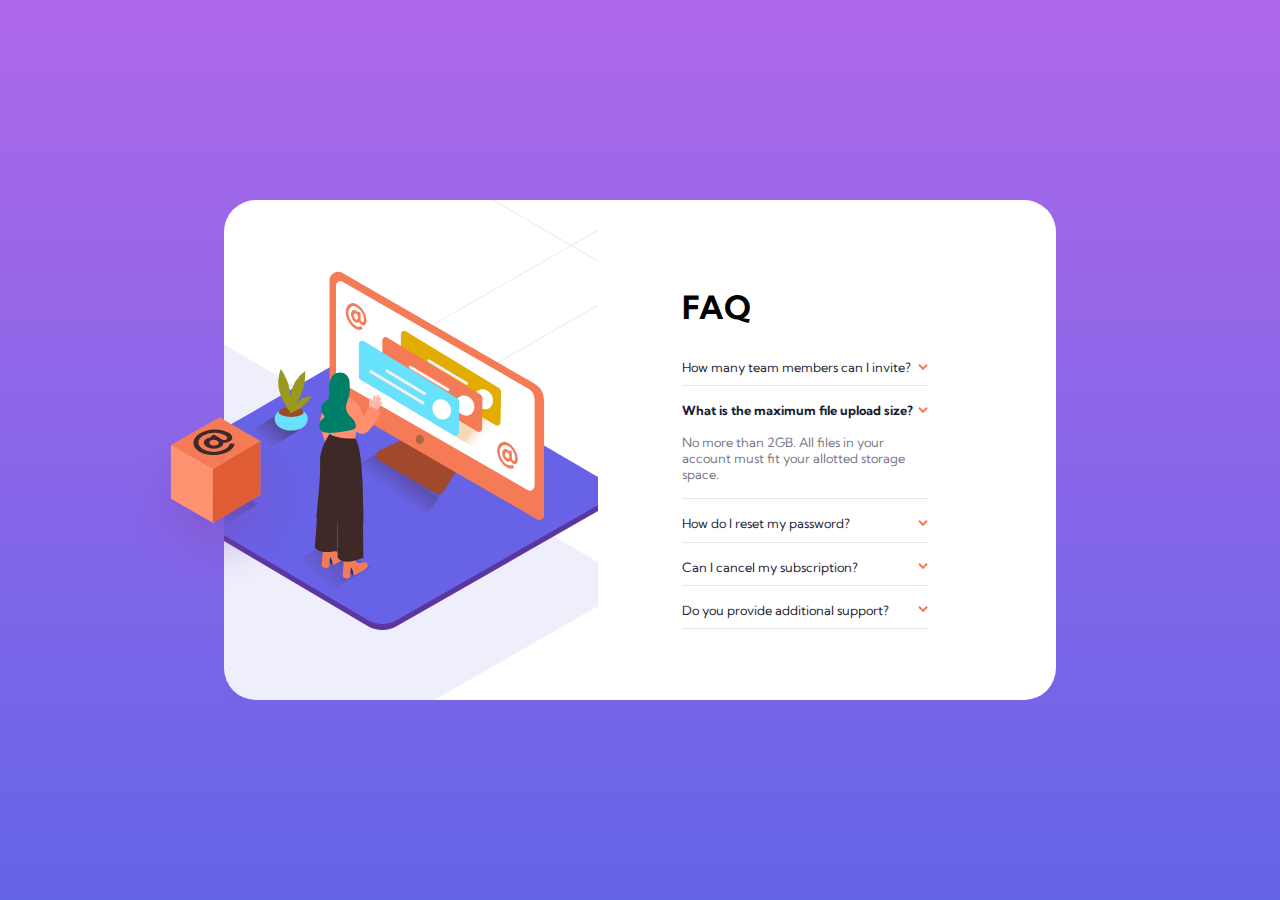
<file: faq-accordion-card-main/index.html>
<!DOCTYPE html>
<html lang="en">
  <head>
    <meta charset="UTF-8" />
    <meta name="viewport" content="width=device-width, initial-scale=1.0" />
    <!-- displays site properly based on user's device -->
    <link rel="preconnect" href="https://fonts.gstatic.com" />
    <link
      href="https://fonts.googleapis.com/css2?family=Kumbh+Sans:wght@400;700&display=swap"
      rel="stylesheet"
    />

    <link rel="stylesheet" href="./assets/css/styles.css" />
    <link
      rel="icon"
      type="image/png"
      sizes="32x32"
      href="./images/favicon-32x32.png"
    />

    <title>Frontend Mentor | FAQ Accordion Card</title>
  </head>
  <body>
    <div class="faq-card">
      <figure class="faq-mobile-woman-container">
        <img
          class="faq-mobile-woman"
          src="./assets/images/illustration-woman-online-mobile.svg"
          alt=""
        />
      </figure>
      <figure class="faq-desktop-woman-container">
        <img
          class="faq-desktop-woman"
          src="./assets/images/illustration-woman-online-desktop.svg"
          alt=""
        />
      </figure>
      <figure class="faq-desktop-box-container">
        <img
          class="faq-desktop-box"
          src="./assets/images/illustration-box-desktop.svg"
          alt=""
        />
      </figure>

      <div class="faq-content">
        <h1 class="faq-title">FAQ</h1>
        <div class="faq-questions">
          <div class="faq-question">
            <div class="container">
              <h3>How many team members can I invite?</h3>
              <img
                class="arrow"
                src="./assets/images/icon-arrow-down.svg"
                alt=""
              />
            </div>
            <div class="faq-answer">
              <p>
                You can invite up to 2 additional users on the Free plan. There
                is no limit on team members for the Premium plan.
              </p>
            </div>
          </div>
          <div class="faq-question active">
            <div class="container">
              <h3>What is the maximum file upload size?</h3>
              <img
                class="arrow"
                src="./assets/images/icon-arrow-down.svg"
                alt=""
              />
            </div>
            <div class="faq-answer">
              <p>
                No more than 2GB. All files in your account must fit your
                allotted storage space.
              </p>
            </div>
          </div>
          <div class="faq-question">
            <div class="container">
              <h3>How do I reset my password?</h3>
              <img
                class="arrow"
                src="./assets/images/icon-arrow-down.svg"
                alt=""
              />
            </div>
            <div class="faq-answer">
              <p>
                Click “Forgot password” from the login page or “Change password”
                from your profile page. A reset link will be emailed to you.
              </p>
            </div>
          </div>
          <div class="faq-question">
            <div class="container">
              <h3>Can I cancel my subscription?</h3>
              <img
                class="arrow"
                src="./assets/images/icon-arrow-down.svg"
                alt=""
              />
            </div>
            <div class="faq-answer">
              <p>
                Yes! Send us a message and we’ll process your request no
                questions asked.
              </p>
            </div>
          </div>
          <div class="faq-question">
            <div class="container">
              <h3>Do you provide additional support?</h3>
              <img
                class="arrow"
                src="./assets/images/icon-arrow-down.svg"
                alt=""
              />
            </div>
            <div class="faq-answer">
              <p>
                Chat and email support is available 24/7. Phone lines are open
                during normal business hours.
              </p>
            </div>
          </div>
        </div>
      </div>
    </div>

    <script src="./assets/js/script.js"></script>
  </body>
</html>
</file>
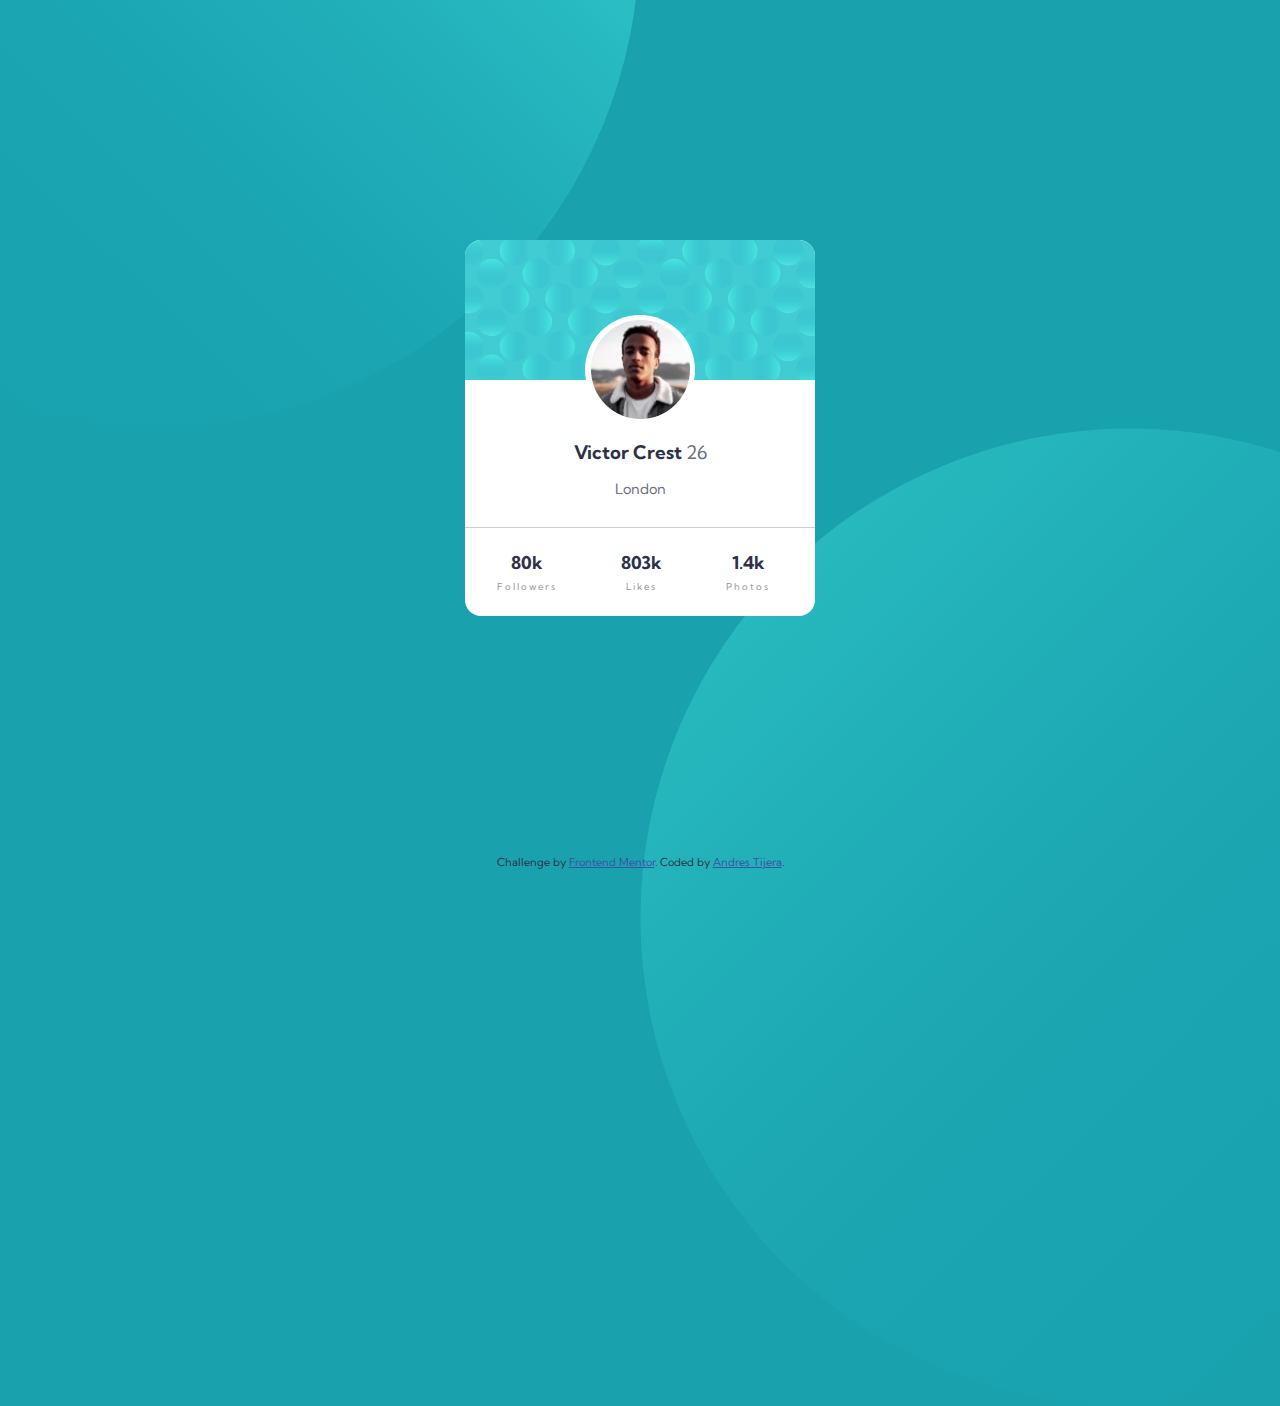
<file: profile-card-component-main/index.html>
<!DOCTYPE html>
<html lang="en">
  <head>
    <meta charset="UTF-8" />
    <meta name="viewport" content="width=device-width, initial-scale=1.0" />
    <!-- displays site properly based on user's device -->
    <link rel="preconnect" href="https://fonts.gstatic.com" />
    <link
      href="https://fonts.googleapis.com/css2?family=Kumbh+Sans:wght@400;700&display=swap"
      rel="stylesheet"
    />
    <link rel="stylesheet" href="./styles.css" />
    <link
      rel="icon"
      type="image/png"
      sizes="32x32"
      href="./images/favicon-32x32.png"
    />

    <title>Frontend Mentor | Profile card component</title>

    <!-- Feel free to remove these styles or customise in your own stylesheet 👍 -->
    <style>
      .attribution {
        font-size: 11px;
        text-align: center;
      }
      .attribution a {
        color: hsl(228, 45%, 44%);
      }
    </style>
  </head>
  <body>
    <div class="container">
      <img src="./images/bg-pattern-top.svg" alt="" class="bg-top" />
      <div class="card">
        <img
          class="bg-card-pattern"
          src="./images/bg-pattern-card.svg"
          alt=""
        />
        <div class="user">
          <div class="image-container">
            <img src="./images/image-victor.jpg" alt="Victor Crest" />
          </div>
          <div class="details">
            <h3>Victor Crest <span>26</span></h3>
            <h6>London</h6>
          </div>
        </div>
        <div class="media-info">
          <p>80k <span>Followers</span></p>
          <p>803k <span>Likes</span></p>
          <p>1.4k <span>Photos</span></p>
        </div>
      </div>
      <img src="./images/bg-pattern-bottom.svg" alt="" class="bg-bottom" />
    </div>

    <div class="attribution">
      Challenge by
      <a href="https://www.frontendmentor.io?ref=challenge" target="_blank"
        >Frontend Mentor</a
      >. Coded by <a href="#">Andres Tijera</a>.
    </div>
  </body>
</html>
</file>
<file: faq-accordion-card-main/assets/css/styles.css>
*,
*::after,
*::before {
  margin: 0;
  padding: 0;
  box-sizing: border-box;
}

body {
  background: linear-gradient(
    to bottom,
    hsl(273, 75%, 66%),
    hsl(240, 73%, 65%)
  );
  height: 100vh;
  display: flex;
  justify-content: center;
  align-items: center;
  font-family: "Kumbh Sans", sans-serif;
}

h3 {
  color: hsl(238, 29%, 16%);
  font-size: 0.8rem;
  font-weight: 400;
  transition: color 0.2s ease-in;
}

.container {
  display: flex;
  align-items: center;
  justify-content: space-between;
  cursor: pointer;
}

.container:hover h3 {
  color: hsl(14, 88%, 65%);
}

.faq-card {
  border-radius: 2rem;
  width: 90%;
  padding: 0rem 2rem 2rem;
  background-color: white;
  display: flex;
  flex-direction: column;
  align-items: center;
}

.faq-mobile-woman-container {
  width: 100%;
  height: 15vh;
  position: relative;
  background: url("../images/bg-pattern-mobile.svg") no-repeat;
  background-position-x: center;
  background-position-y: top;
  display: flex;
  justify-content: center;
}

.faq-mobile-woman-container img {
  position: absolute;
}

.faq-desktop-woman-container,
.faq-desktop-box-container {
  display: none;
}

.faq-mobile-woman {
  top: -6.5rem;
  transform: translateX(-0.8rem);
  z-index: 2;
}

.faq-mobile-pattern {
  width: 80%;
  top: -2rem;
  z-index: 1;
}

.faq-title {
  padding: 1rem 0;
}

.faq-content {
  width: 90%;
  display: flex;
  flex-direction: column;
  align-items: center;
}

.faq-question {
  border-bottom: 1px solid hsl(240, 5%, 91%);
  padding: 1rem 0;
  width: 100%;
  height: 2.7rem;
  overflow: hidden;
}

.faq-question.active {
  height: auto;
  overflow: unset;
}

.faq-question.active h3 {
  color: hsl(238, 29%, 16%);
  font-weight: 700;
}

.arrow.rotate {
  transform: rotate(180deg);
}

.faq-answer {
  padding-top: 1rem;
}

.faq-answer p {
  color: hsl(240, 6%, 50%);
  font-size: 0.8rem;
}

@media screen and (min-width: 1280px) {
  .faq-card {
    padding: 0;
    flex-direction: row;
    justify-content: space-between;
    height: 500px;
    width: 65%;
    position: relative;
  }

  .faq-content {
    width: 45%;
    padding-right: 8rem;
    align-items: flex-start;
  }

  .faq-mobile-woman-container {
    display: none;
  }
  .faq-desktop-box-container {
    display: block;
  }

  .faq-desktop-woman-container {
    position: relative;
    display: flex;
    align-items: center;
    width: 45%;
    height: 100%;
    overflow: hidden;
    background: url("../images/bg-pattern-desktop.svg") no-repeat;
    background-position-x: -36rem;
    background-position-y: 65%;
  }

  .faq-desktop-woman {
    position: absolute;
    left: -85px;
  }

  .faq-desktop-box {
    position: absolute;
    top: 43%;
    left: -6.5rem;
  }
}
</file>
<file: profile-card-component-main/styles.css>
* {
  margin: 0;
  padding: 0;
  box-sizing: border-box;
}

body {
  font-size: 16px;
  font-family: "Kumbh Sans", sans-serif;
  background-color: hsl(185, 75%, 39%);
  color: hsl(229, 23%, 23%);
  height: 100vh;
  overflow: hidden;
}

.container {
  width: 100%;
  height: 95vh;
  display: flex;
  justify-content: center;
  align-items: center;
}

.container > .bg-top {
  position: absolute;
  transform: translate(-50%, -50%);
  z-index: -10;
}

.container > .bg-bottom {
  position: absolute;
  transform: translate(50%, 50%);
  z-index: -10;
}

.card {
  display: flex;
  flex-direction: column;
  min-height: 376px;
  position: relative;
  background-color: white;
  border-radius: 1rem;
  overflow: hidden;
  align-items: center;
  z-index: 10;
}

.card > .user {
  display: flex;
  flex-direction: column;
  justify-content: center;
  min-height: 147px;
}

.card > .user > .image-container {
  width: 110px;
  height: 110px;
  background-color: white;
  position: absolute;
  border-radius: 50%;
  top: 20%;
  left: 50%;
  transform: translateX(-50%);
  display: flex;
  justify-content: center;
  align-items: center;
}

.card > .user > .image-container > img {
  width: 90%;
  border-radius: 50%;
}

.card > .user > .details {
  display: flex;
  flex-direction: column;
  align-items: center;
}

.card > .user > .details > h3 {
  padding: 2rem 0 1rem;
}

.card > .user > .details > h3 > span {
  color: hsl(227, 10%, 46%);
  font-weight: 400;
}

.card > .user > .details > h6 {
  color: hsl(227, 10%, 46%);
  font-size: 0.9rem;
  font-weight: 400;
}

.card > .media-info {
  width: 100%;
  border-top: 1px solid #cecece;
  display: flex;
  min-height: 89px;
}

.card > .media-info > p {
  font-weight: 700;
  font-size: 1.1rem;
  padding: 0 2rem;
  display: flex;
  flex-direction: column;
  align-items: center;
  justify-content: center;
}

.card > .media-info > p > span {
  padding-top: 0.5rem;
  color: hsl(0, 0%, 59%);
  font-size: 0.6rem;
  font-weight: 400;
  letter-spacing: 2px;
}
</file>
